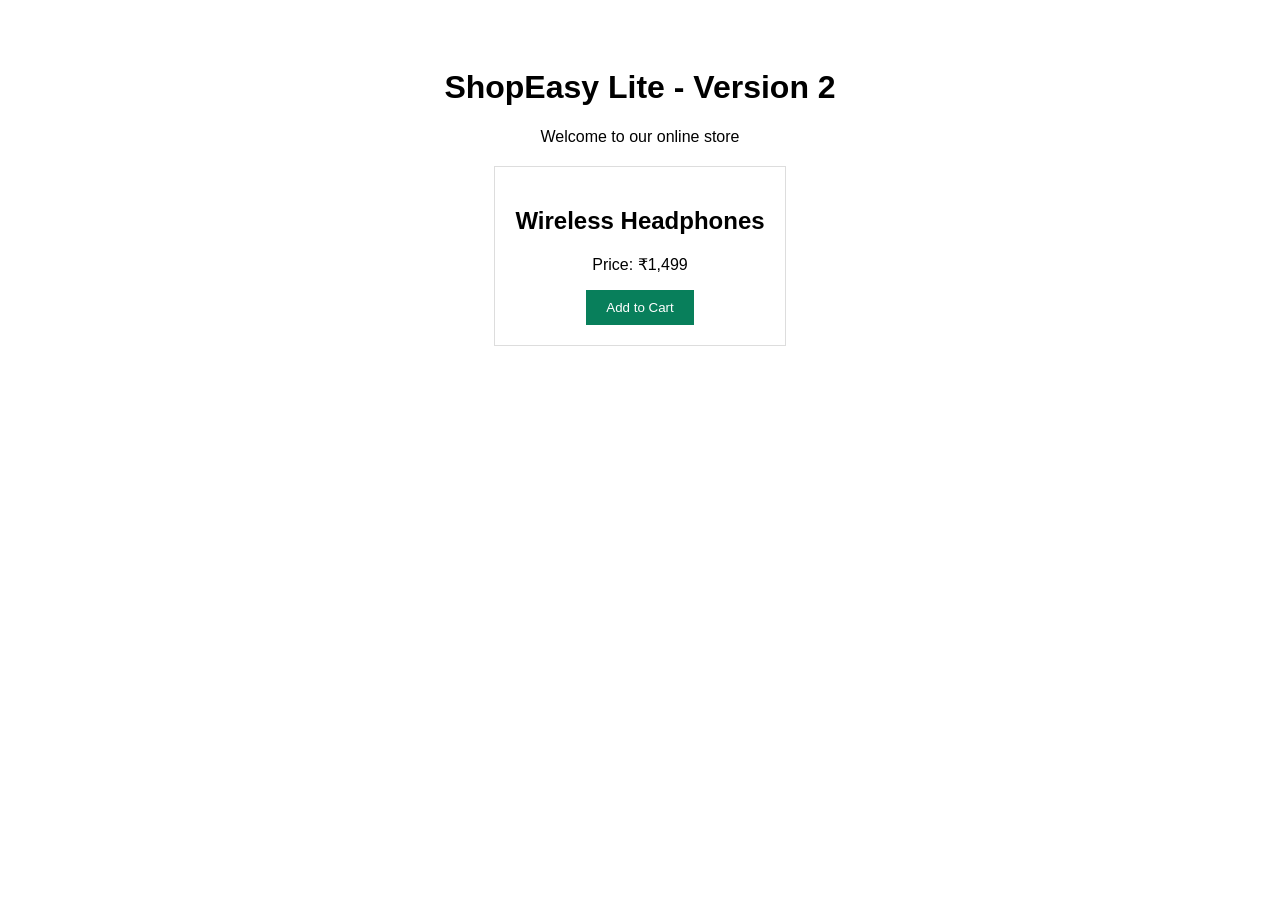
<file: shopeasy-lite/index.html>
<!DOCTYPE html>
<html>
<head>
  <title>ShopEasy Lite - Version 2</title>
  <style>
    body { font-family: Arial; text-align: center; padding: 40px; }
    .product { border: 1px solid #ddd; padding: 20px; margin: 20px auto; width: 250px; }
    button { padding: 10px 20px; background: #087f5b; color: white; border: 0; }
  </style>
</head>
<body>
  <h1>ShopEasy Lite - Version 2</h1>
  <p>Welcome to our online store</p>
  <div class="product">
    <h2>Wireless Headphones</h2>
    <p>Price: ₹1,499</p>
    <button onclick="alert('Added to cart!')">Add to Cart</button>
  </div>
</body>
</html>
</file>
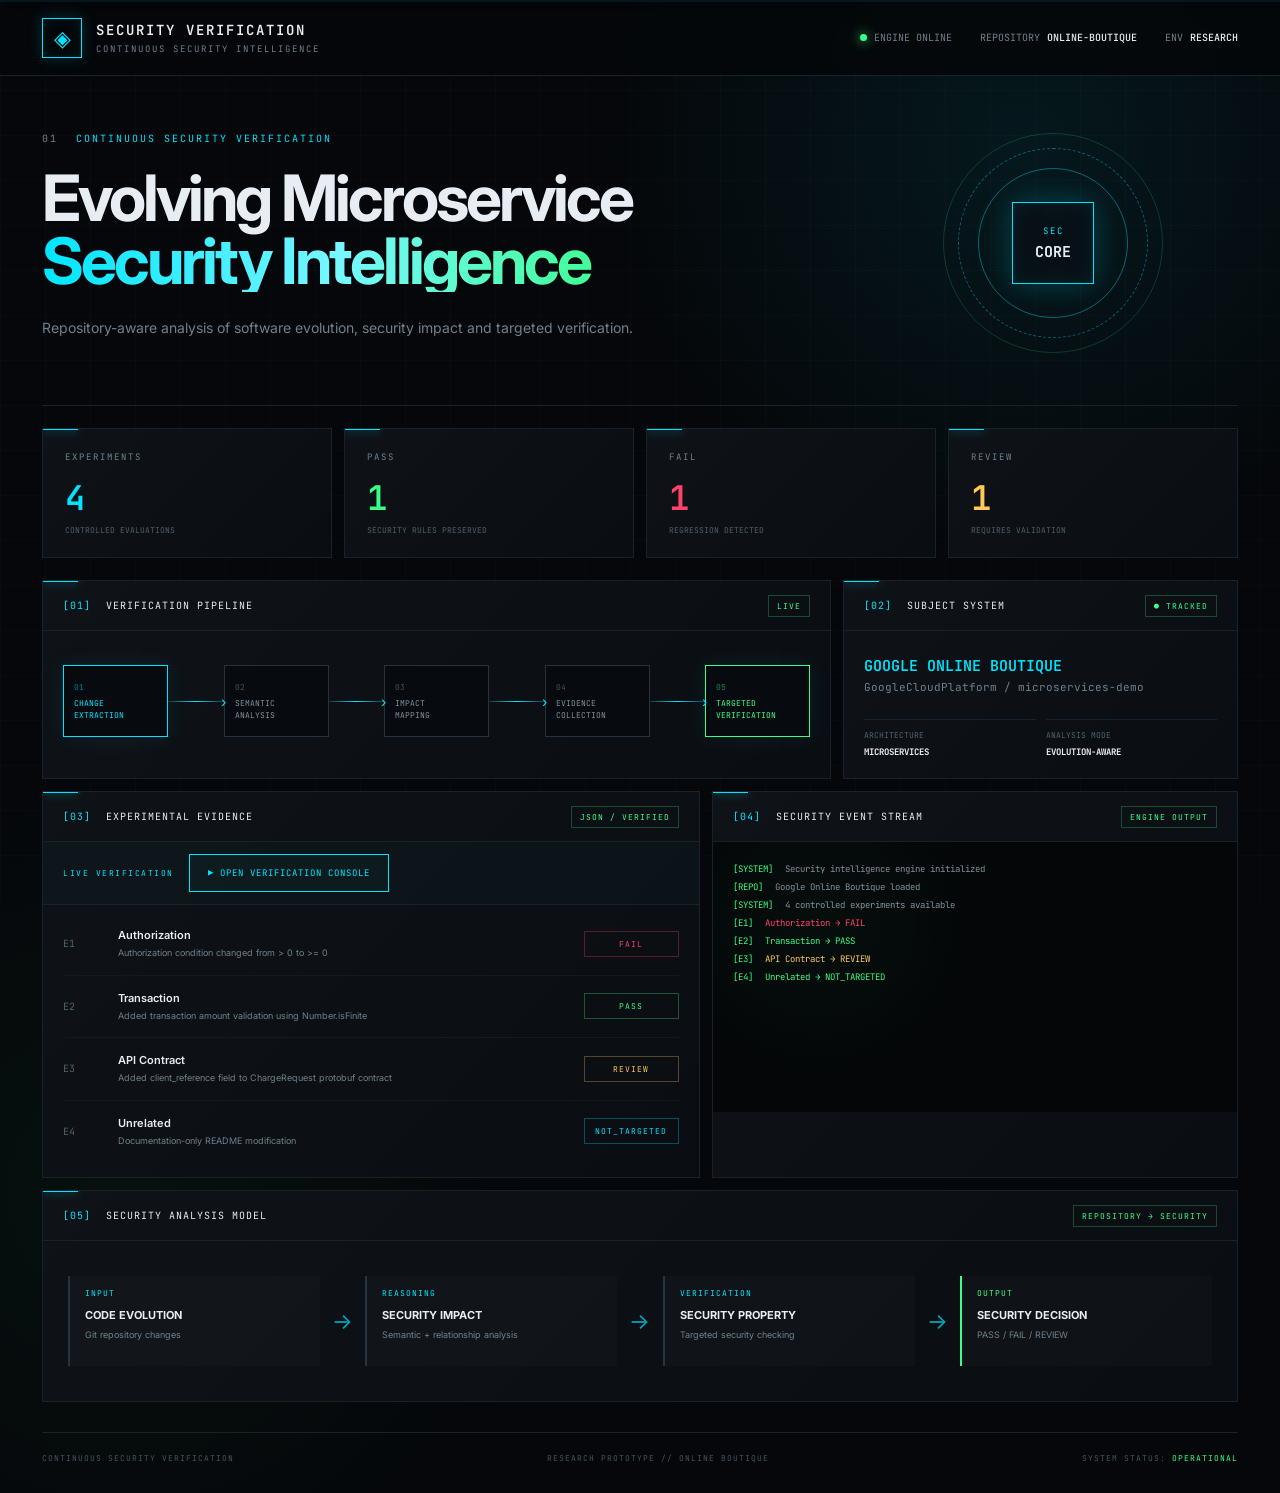
<file: web/index.html>
<!DOCTYPE html>
<html lang="en">
<head>
    <meta charset="UTF-8">
    <meta name="viewport" content="width=device-width, initial-scale=1.0">

    <title>Security Verification Command Center</title>

    <link rel="stylesheet" href="style.css">

    <link rel="preconnect" href="https://fonts.googleapis.com">
    <link rel="preconnect" href="https://fonts.gstatic.com" crossorigin>

    <link
        href="https://fonts.googleapis.com/css2?family=Inter:wght@400;500;600;700&family=JetBrains+Mono:wght@400;500;600&display=swap"
        rel="stylesheet"
    >
</head>

<body>

<div class="scanline"></div>

<header class="topbar">

    <div class="brand">
        <div class="brand-mark">
            <span>◈</span>
        </div>

        <div>
            <div class="brand-title">
                SECURITY VERIFICATION
            </div>

            <div class="brand-subtitle">
                CONTINUOUS SECURITY INTELLIGENCE
            </div>
        </div>
    </div>

    <div class="top-status">

        <div class="status-item">
            <span class="pulse"></span>
            ENGINE ONLINE
        </div>

        <div class="status-item">
            REPOSITORY
            <strong>ONLINE-BOUTIQUE</strong>
        </div>

        <div class="status-item">
            ENV
            <strong>RESEARCH</strong>
        </div>

    </div>

</header>


<main class="dashboard">

    <section class="hero">

        <div>
            <div class="eyebrow">
                <span>01</span>
                CONTINUOUS SECURITY VERIFICATION
            </div>

            <h1>
                Evolving Microservice
                <span>Security Intelligence</span>
            </h1>

            <p>
                Repository-aware analysis of software evolution,
                security impact and targeted verification.
            </p>
        </div>

        <div class="system-core">

            <div class="core-ring ring-one"></div>
            <div class="core-ring ring-two"></div>
            <div class="core-ring ring-three"></div>

            <div class="core-center">
                <span>SEC</span>
                <strong>CORE</strong>
            </div>

        </div>

    </section>


    <section class="metrics">

        <div class="metric-card">
            <div class="metric-label">EXPERIMENTS</div>
            <div class="metric-value" id="experimentCount">--</div>
            <div class="metric-footer">CONTROLLED EVALUATIONS</div>
        </div>

        <div class="metric-card">
            <div class="metric-label">PASS</div>
            <div class="metric-value pass" id="passCount">--</div>
            <div class="metric-footer">SECURITY RULES PRESERVED</div>
        </div>

        <div class="metric-card">
            <div class="metric-label">FAIL</div>
            <div class="metric-value fail" id="failCount">--</div>
            <div class="metric-footer">REGRESSION DETECTED</div>
        </div>

        <div class="metric-card">
            <div class="metric-label">REVIEW</div>
            <div class="metric-value review" id="reviewCount">--</div>
            <div class="metric-footer">REQUIRES VALIDATION</div>
        </div>

    </section>


    <section class="workspace">

        <div class="panel pipeline-panel">

            <div class="panel-header">

                <div>
                    <span class="panel-index">[01]</span>
                    VERIFICATION PIPELINE
                </div>

                <span class="live-tag">LIVE</span>

            </div>


            <div class="pipeline">

                <div class="pipeline-node active">
                    <span class="node-number">01</span>
                    <span>CHANGE<br>EXTRACTION</span>
                </div>

                <div class="connector"></div>

                <div class="pipeline-node">
                    <span class="node-number">02</span>
                    <span>SEMANTIC<br>ANALYSIS</span>
                </div>

                <div class="connector"></div>

                <div class="pipeline-node">
                    <span class="node-number">03</span>
                    <span>IMPACT<br>MAPPING</span>
                </div>

                <div class="connector"></div>

                <div class="pipeline-node">
                    <span class="node-number">04</span>
                    <span>EVIDENCE<br>COLLECTION</span>
                </div>

                <div class="connector"></div>

                <div class="pipeline-node final">
                    <span class="node-number">05</span>
                    <span>TARGETED<br>VERIFICATION</span>
                </div>

            </div>

        </div>


        <div class="panel repository-panel">

            <div class="panel-header">

                <div>
                    <span class="panel-index">[02]</span>
                    SUBJECT SYSTEM
                </div>

                <span class="repo-state">
                    ● TRACKED
                </span>

            </div>

            <div class="repo-name">
                GOOGLE ONLINE BOUTIQUE
            </div>

            <div class="repo-path">
                GoogleCloudPlatform / microservices-demo
            </div>

            <div class="repo-stats">

                <div>
                    <span>ARCHITECTURE</span>
                    <strong>MICROSERVICES</strong>
                </div>

                <div>
                    <span>ANALYSIS MODE</span>
                    <strong>EVOLUTION-AWARE</strong>
                </div>

            </div>

        </div>

    </section>


    <section class="lower-grid">


        <div class="panel experiments-panel">

            <div class="panel-header">

                <div>
                    <span class="panel-index">[03]</span>
                    EXPERIMENTAL EVIDENCE
                </div>

                <span class="data-tag">JSON / VERIFIED</span>

            </div>

            <div id="experiments" class="experiment-list">

                <div class="loading">
                    LOADING EXPERIMENTAL DATA...
                </div>

            </div>

        </div>


        <div class="panel terminal-panel">

            <div class="panel-header">

                <div>
                    <span class="panel-index">[04]</span>
                    SECURITY EVENT STREAM
                </div>

                <span class="data-tag">ENGINE OUTPUT</span>

            </div>

            <div id="terminal" class="terminal">

                <div>
                    <span class="terminal-time">[SYSTEM]</span>
                    Initializing security intelligence engine...
                </div>

                <div>
                    <span class="terminal-time">[SYSTEM]</span>
                    Loading repository context...
                </div>

                <div>
                    <span class="terminal-time">[SYSTEM]</span>
                    Awaiting experimental evidence...
                </div>

            </div>

        </div>

    </section>


    <section class="impact-section">

        <div class="panel impact-panel">

            <div class="panel-header">

                <div>
                    <span class="panel-index">[05]</span>
                    SECURITY ANALYSIS MODEL
                </div>

                <span class="data-tag">REPOSITORY → SECURITY</span>

            </div>


            <div class="impact-flow">

                <div class="flow-block">
                    <small>INPUT</small>
                    <strong>CODE EVOLUTION</strong>
                    <span>Git repository changes</span>
                </div>

                <div class="flow-arrow">→</div>

                <div class="flow-block">
                    <small>REASONING</small>
                    <strong>SECURITY IMPACT</strong>
                    <span>Semantic + relationship analysis</span>
                </div>

                <div class="flow-arrow">→</div>

                <div class="flow-block">
                    <small>VERIFICATION</small>
                    <strong>SECURITY PROPERTY</strong>
                    <span>Targeted security checking</span>
                </div>

                <div class="flow-arrow">→</div>

                <div class="flow-block result-block">
                    <small>OUTPUT</small>
                    <strong>SECURITY DECISION</strong>
                    <span>PASS / FAIL / REVIEW</span>
                </div>

            </div>

        </div>

    </section>


    <footer>

        <div>
            CONTINUOUS SECURITY VERIFICATION
        </div>

        <div>
            RESEARCH PROTOTYPE // ONLINE BOUTIQUE
        </div>

        <div>
            SYSTEM STATUS: <span>OPERATIONAL</span>
        </div>

    </footer>

</main>


<script src="app.js"></script>

</body>
</html>
</file>
<file: web/style.css>
:root {
    --bg: #05070a;
    --panel: #090d12;
    --panel-2: #0c1118;
    --line: #17222d;
    --text: #e7edf2;
    --muted: #71808c;
    --cyan: #00e5ff;
    --green: #39ff88;
    --red: #ff4268;
    --yellow: #ffc857;
}

* {
    box-sizing: border-box;
}

html,
body {
    margin: 0;
    min-height: 100%;
}

body {
    background:
        radial-gradient(circle at 80% 10%, rgba(0, 229, 255, 0.08), transparent 25%),
        radial-gradient(circle at 10% 80%, rgba(57, 255, 136, 0.04), transparent 25%),
        var(--bg);

    color: var(--text);

    font-family: "Inter", sans-serif;

    overflow-x: hidden;
}

body::before {
    content: "";

    position: fixed;
    inset: 0;

    pointer-events: none;

    background-image:
        linear-gradient(rgba(255,255,255,0.018) 1px, transparent 1px),
        linear-gradient(90deg, rgba(255,255,255,0.018) 1px, transparent 1px);

    background-size: 45px 45px;

    z-index: 0;
}

.scanline {
    position: fixed;

    top: 0;
    left: 0;

    width: 100%;
    height: 2px;

    background: var(--cyan);

    opacity: 0.08;

    box-shadow: 0 0 20px var(--cyan);

    animation: scan 7s linear infinite;

    pointer-events: none;

    z-index: 20;
}

@keyframes scan {

    0% {
        transform: translateY(-10px);
    }

    100% {
        transform: translateY(100vh);
    }
}


.topbar {
    position: relative;

    z-index: 2;

    height: 76px;

    border-bottom: 1px solid var(--line);

    display: flex;

    align-items: center;

    justify-content: space-between;

    padding: 0 42px;

    background: rgba(5, 7, 10, 0.88);

    backdrop-filter: blur(12px);
}

.brand {
    display: flex;

    align-items: center;

    gap: 14px;
}

.brand-mark {
    width: 40px;
    height: 40px;

    border: 1px solid var(--cyan);

    display: grid;

    place-items: center;

    color: var(--cyan);

    box-shadow:
        0 0 15px rgba(0,229,255,0.2),
        inset 0 0 15px rgba(0,229,255,0.08);
}

.brand-mark span {
    font-size: 22px;

    animation: rotate 8s linear infinite;
}

@keyframes rotate {

    to {
        transform: rotate(360deg);
    }
}

.brand-title {
    font-family: "JetBrains Mono", monospace;

    font-size: 14px;

    font-weight: 600;

    letter-spacing: 2px;
}

.brand-subtitle {
    margin-top: 4px;

    color: var(--muted);

    font-family: "JetBrains Mono", monospace;

    font-size: 9px;

    letter-spacing: 2px;
}

.top-status {
    display: flex;

    align-items: center;

    gap: 28px;

    font-family: "JetBrains Mono", monospace;

    font-size: 10px;

    color: var(--muted);
}

.status-item {
    display: flex;

    gap: 7px;

    align-items: center;
}

.status-item strong {
    color: var(--text);

    font-weight: 500;
}

.pulse {
    width: 7px;
    height: 7px;

    border-radius: 50%;

    background: var(--green);

    box-shadow: 0 0 12px var(--green);

    animation: pulse 1.5s infinite;
}

@keyframes pulse {

    50% {
        opacity: 0.35;
        transform: scale(0.7);
    }
}


.dashboard {
    position: relative;

    z-index: 1;

    max-width: 1500px;

    margin: auto;

    padding: 45px 42px 30px;
}


.hero {
    min-height: 285px;

    display: flex;

    align-items: center;

    justify-content: space-between;

    border-bottom: 1px solid var(--line);

    padding-bottom: 40px;
}

.eyebrow {
    font-family: "JetBrains Mono", monospace;

    color: var(--cyan);

    font-size: 10px;

    letter-spacing: 2px;

    margin-bottom: 22px;
}

.eyebrow span {
    color: var(--muted);

    margin-right: 10px;
}

.hero h1 {
    max-width: 820px;

    margin: 0;

    font-size: clamp(38px, 5vw, 72px);

    line-height: 0.98;

    letter-spacing: -3px;

    font-weight: 700;
}

.hero h1 span {
    display: block;

    color: transparent;

    background: linear-gradient(
        90deg,
        var(--cyan),
        #77f7ff,
        var(--green)
    );

    -webkit-background-clip: text;
    background-clip: text;
}

.hero p {
    color: var(--muted);

    max-width: 650px;

    line-height: 1.7;

    margin-top: 24px;

    font-size: 14px;
}


.system-core {
    position: relative;

    width: 230px;
    height: 230px;

    flex-shrink: 0;

    margin-right: 70px;

    display: grid;

    place-items: center;
}

.core-ring {
    position: absolute;

    border: 1px solid rgba(0,229,255,0.4);

    border-radius: 50%;
}

.ring-one {
    width: 150px;
    height: 150px;

    animation: spin 12s linear infinite;
}

.ring-two {
    width: 190px;
    height: 190px;

    border-style: dashed;

    animation: spin 18s linear reverse infinite;
}

.ring-three {
    width: 220px;
    height: 220px;

    border-color: rgba(57,255,136,0.18);

    animation: spin 25s linear infinite;
}

@keyframes spin {

    to {
        transform: rotate(360deg);
    }
}

.core-center {
    width: 82px;
    height: 82px;

    border: 1px solid var(--cyan);

    display: flex;

    flex-direction: column;

    justify-content: center;

    align-items: center;

    background: #071016;

    box-shadow:
        0 0 30px rgba(0,229,255,0.25),
        inset 0 0 20px rgba(0,229,255,0.08);

    font-family: "JetBrains Mono", monospace;
}

.core-center span {
    color: var(--cyan);

    font-size: 9px;

    letter-spacing: 2px;
}

.core-center strong {
    font-size: 15px;

    margin-top: 5px;
}


.metrics {
    display: grid;

    grid-template-columns: repeat(4, 1fr);

    gap: 12px;

    margin: 22px 0;
}

.metric-card,
.panel {
    background:
        linear-gradient(
            135deg,
            rgba(255,255,255,0.025),
            rgba(255,255,255,0.005)
        ),
        var(--panel);

    border: 1px solid var(--line);

    position: relative;

    overflow: hidden;
}

.metric-card::before,
.panel::before {
    content: "";

    position: absolute;

    top: 0;
    left: 0;

    width: 35px;
    height: 1px;

    background: var(--cyan);

    box-shadow: 0 0 10px var(--cyan);
}

.metric-card {
    min-height: 125px;

    padding: 22px;
}

.metric-label {
    font-family: "JetBrains Mono", monospace;

    color: var(--muted);

    font-size: 9px;

    letter-spacing: 2px;
}

.metric-value {
    font-family: "JetBrains Mono", monospace;

    font-size: 34px;

    font-weight: 600;

    margin: 12px 0 5px;

    color: var(--cyan);
}

.metric-value.pass {
    color: var(--green);
}

.metric-value.fail {
    color: var(--red);
}

.metric-value.review {
    color: var(--yellow);
}

.metric-footer {
    font-size: 8px;

    color: #4f5e69;

    font-family: "JetBrains Mono", monospace;
}


.workspace {
    display: grid;

    grid-template-columns: 2fr 1fr;

    gap: 12px;

    margin-bottom: 12px;
}

.panel-header {
    height: 50px;

    border-bottom: 1px solid var(--line);

    display: flex;

    justify-content: space-between;

    align-items: center;

    padding: 0 20px;

    font-family: "JetBrains Mono", monospace;

    font-size: 10px;

    letter-spacing: 1px;
}

.panel-index {
    color: var(--cyan);

    margin-right: 8px;
}

.live-tag,
.data-tag,
.repo-state {
    font-size: 8px;

    color: var(--green);

    border: 1px solid rgba(57,255,136,0.25);

    padding: 5px 8px;

    letter-spacing: 1px;
}


.pipeline-panel {
    min-height: 180px;
}

.pipeline {
    padding: 34px 20px;

    display: flex;

    align-items: center;
}

.pipeline-node {
    width: 105px;

    height: 72px;

    border: 1px solid #24333f;

    background: #070b0f;

    display: flex;

    flex-direction: column;

    justify-content: center;

    padding: 10px;

    font-family: "JetBrains Mono", monospace;

    font-size: 8px;

    line-height: 1.5;

    color: #82909a;

    transition: 0.3s;
}

.pipeline-node:hover,
.pipeline-node.active,
.pipeline-node.final {
    border-color: var(--cyan);

    color: var(--cyan);

    box-shadow: 0 0 20px rgba(0,229,255,0.08);
}

.pipeline-node.final {
    border-color: var(--green);

    color: var(--green);
}

.node-number {
    font-size: 8px;

    opacity: 0.5;

    margin-bottom: 4px;
}

.connector {
    height: 1px;

    flex: 1;

    min-width: 15px;

    background: linear-gradient(
        90deg,
        #20303a,
        var(--cyan),
        #20303a
    );

    position: relative;
}

.connector::after {
    content: "›";

    position: absolute;

    right: -2px;

    top: -8px;

    color: var(--cyan);

    font-size: 14px;
}


.repository-panel {
    padding-bottom: 20px;
}

.repo-name {
    padding: 25px 20px 4px;

    font-family: "JetBrains Mono", monospace;

    color: var(--cyan);

    font-size: 15px;

    font-weight: 600;
}

.repo-path {
    padding: 0 20px;

    color: var(--muted);

    font-size: 11px;

    font-family: "JetBrains Mono", monospace;
}

.repo-stats {
    display: grid;

    grid-template-columns: 1fr 1fr;

    gap: 10px;

    margin: 25px 20px 0;
}

.repo-stats div {
    border-top: 1px solid var(--line);

    padding-top: 10px;
}

.repo-stats span {
    display: block;

    color: #52616c;

    font-size: 8px;

    font-family: "JetBrains Mono", monospace;
}

.repo-stats strong {
    display: block;

    margin-top: 6px;

    font-size: 9px;

    font-family: "JetBrains Mono", monospace;
}


.lower-grid {
    display: grid;

    grid-template-columns: 1.25fr 1fr;

    gap: 12px;

    margin-bottom: 12px;
}

.experiment-list {
    padding: 8px 20px 15px;
}

.experiment {
    display: grid;

    grid-template-columns: 40px 1fr auto;

    align-items: center;

    gap: 15px;

    padding: 15px 0;

    border-bottom: 1px solid #111a21;
}

.experiment:last-child {
    border-bottom: none;
}

.exp-id {
    font-family: "JetBrains Mono", monospace;

    color: #52616c;

    font-size: 10px;
}

.exp-type {
    color: var(--text);

    font-size: 11px;

    font-weight: 600;
}

.exp-change {
    color: var(--muted);

    font-size: 9px;

    margin-top: 4px;

    line-height: 1.5;
}

.result {
    min-width: 95px;

    text-align: center;

    padding: 7px 10px;

    border: 1px solid;

    font-family: "JetBrains Mono", monospace;

    font-size: 8px;

    letter-spacing: 1px;
}

.result.PASS {
    color: var(--green);

    border-color: rgba(57,255,136,0.3);
}

.result.FAIL {
    color: var(--red);

    border-color: rgba(255,66,104,0.3);
}

.result.REVIEW {
    color: var(--yellow);

    border-color: rgba(255,200,87,0.3);
}

.result.NOT_TARGETED {
    color: var(--cyan);

    border-color: rgba(0,229,255,0.3);
}


.terminal {
    height: 270px;

    padding: 18px 20px;

    overflow: hidden;

    background:
        radial-gradient(
            circle at 20% 30%,
            rgba(57,255,136,0.035),
            transparent 35%
        ),
        #040608;

    font-family: "JetBrains Mono", monospace;

    font-size: 9px;

    line-height: 2;

    color: #7f929d;
}

.terminal-time {
    color: var(--green);

    margin-right: 7px;
}

.terminal .danger {
    color: var(--red);
}

.terminal .warning {
    color: var(--yellow);
}

.terminal .success {
    color: var(--green);
}


.impact-section {
    margin-bottom: 30px;
}

.impact-panel {
    min-height: 170px;
}

.impact-flow {
    display: flex;

    align-items: center;

    justify-content: space-between;

    padding: 35px 25px;
}

.flow-block {
    width: 22%;

    min-height: 90px;

    border-left: 2px solid #26343e;

    padding: 12px 15px;

    background: rgba(255,255,255,0.015);
}

.flow-block small {
    display: block;

    color: var(--cyan);

    font-family: "JetBrains Mono", monospace;

    font-size: 8px;

    letter-spacing: 1px;
}

.flow-block strong {
    display: block;

    margin-top: 10px;

    font-size: 11px;
}

.flow-block span {
    display: block;

    color: var(--muted);

    margin-top: 6px;

    font-size: 9px;

    line-height: 1.5;
}

.result-block {
    border-color: var(--green);
}

.result-block small {
    color: var(--green);
}

.flow-arrow {
    color: var(--cyan);

    font-size: 22px;

    opacity: 0.7;
}


.loading {
    padding: 25px 0;

    color: var(--cyan);

    font-family: "JetBrains Mono", monospace;

    font-size: 9px;

    animation: blink 1s infinite;
}

@keyframes blink {

    50% {
        opacity: 0.4;
    }
}


footer {
    display: flex;

    justify-content: space-between;

    border-top: 1px solid var(--line);

    padding-top: 20px;

    color: #45535d;

    font-family: "JetBrains Mono", monospace;

    font-size: 8px;

    letter-spacing: 1px;
}

footer span {
    color: var(--green);
}


@media (max-width: 1000px) {

    .top-status {
        display: none;
    }

    .hero {
        flex-direction: column;

        align-items: flex-start;
    }

    .system-core {
        margin: 30px auto 0;
    }

    .metrics {
        grid-template-columns: repeat(2, 1fr);
    }

    .workspace,
    .lower-grid {
        grid-template-columns: 1fr;
    }

    .pipeline {
        overflow-x: auto;
    }

    .pipeline-node {
        flex-shrink: 0;
    }

    .impact-flow {
        flex-direction: column;

        gap: 15px;
    }

    .flow-block {
        width: 100%;
    }

    .flow-arrow {
        transform: rotate(90deg);
    }

    footer {
        flex-direction: column;

        gap: 8px;
    }
}

@media (max-width: 600px) {

    .topbar,
    .dashboard {
        padding-left: 18px;
        padding-right: 18px;
    }

    .metrics {
        grid-template-columns: 1fr;
    }

    .hero h1 {
        letter-spacing: -1.5px;
    }
}
/* =========================================
   SECURITY INTELLIGENCE POPUP
========================================= */

#securityPopup {
    position: fixed;
    inset: 0;
    z-index: 1000;

    display: flex;
    align-items: center;
    justify-content: center;

    opacity: 0;
    visibility: hidden;

    transition:
        opacity 0.2s ease,
        visibility 0.2s ease;
}

#securityPopup.open {
    opacity: 1;
    visibility: visible;
}


/* Dark background */

.popup-backdrop {
    position: absolute;
    inset: 0;

    background:
        radial-gradient(
            circle at center,
            rgba(0, 229, 255, 0.06),
            rgba(0, 0, 0, 0.82) 55%,
            rgba(0, 0, 0, 0.94)
        );

    backdrop-filter: blur(8px);
}


/* Main popup */

.popup-window {
    position: relative;
    z-index: 2;

    width: min(760px, 90vw);
    max-height: 82vh;

    overflow-y: auto;

    background:
        linear-gradient(
            135deg,
            rgba(255,255,255,0.035),
            rgba(255,255,255,0.008)
        ),
        #080d12;

    border: 1px solid rgba(0,229,255,0.35);

    box-shadow:
        0 0 60px rgba(0,229,255,0.10),
        inset 0 0 40px rgba(0,229,255,0.025);

    transform:
        translateY(15px)
        scale(0.98);

    transition:
        transform 0.2s ease;
}


#securityPopup.open .popup-window {
    transform:
        translateY(0)
        scale(1);
}


/* Popup top */

.popup-header {
    min-height: 70px;

    padding: 15px 20px;

    display: flex;
    align-items: center;
    justify-content: space-between;

    border-bottom: 1px solid var(--line);

    background: rgba(0,229,255,0.025);
}


.popup-index {
    color: var(--cyan);

    font-family:
        "JetBrains Mono",
        monospace;

    font-size: 8px;

    letter-spacing: 1.5px;
}


.popup-title {
    margin-top: 7px;

    color: var(--text);

    font-family:
        "JetBrains Mono",
        monospace;

    font-size: 13px;

    font-weight: 600;

    letter-spacing: 1px;
}


/* Close button */

.popup-close {
    width: 34px;
    height: 34px;

    border: 1px solid #26343e;

    background: transparent;

    color: var(--muted);

    font-size: 22px;

    line-height: 1;

    cursor: pointer;

    transition: 0.2s;
}


.popup-close:hover {
    color: var(--red);

    border-color: var(--red);

    box-shadow:
        0 0 15px rgba(255,66,104,0.15);
}


/* Popup content */

.popup-content {
    padding: 22px;
}


.popup-grid {
    display: grid;

    grid-template-columns:
        1fr 1fr;

    gap: 12px;
}


.popup-card {
    min-height: 85px;

    padding: 16px;

    border: 1px solid var(--line);

    background:
        rgba(255,255,255,0.018);
}


.popup-card.full {
    grid-column: 1 / -1;
}


.popup-card span {
    display: block;

    color: var(--muted);

    font-family:
        "JetBrains Mono",
        monospace;

    font-size: 8px;

    letter-spacing: 1.5px;
}


.popup-card strong {
    display: block;

    margin-top: 9px;

    color: var(--text);

    font-family:
        "JetBrains Mono",
        monospace;

    font-size: 11px;
}


.popup-card p {
    margin: 10px 0 0;

    color: var(--muted);

    font-size: 11px;

    line-height: 1.7;
}


/* Result colors */

.popup-result {
    font-family:
        "JetBrains Mono",
        monospace;
}


.popup-pass {
    color: var(--green) !important;
}


.popup-fail {
    color: var(--red) !important;
}


.popup-review {
    color: var(--yellow) !important;
}


.popup-neutral {
    color: var(--cyan) !important;
}


/* Pipeline popup */

.pipeline-popup {
    display: grid;

    grid-template-columns: 1fr;

    gap: 12px;
}


/* Clickable elements */

.experiment {
    transition:
        background 0.2s ease,
        border-color 0.2s ease;

    cursor: pointer;
}


.experiment:hover {
    background:
        rgba(0,229,255,0.035);

    box-shadow:
        inset 2px 0 0 var(--cyan);
}


.pipeline-node {
    cursor: pointer;
}


/* =========================================
   LIVE VERIFICATION CONTROL
========================================= */

#runControls {
    padding: 0 20px;
}


.run-control-inner {
    margin: 16px 0;

    padding: 13px;

    display: flex;

    align-items: center;

    gap: 10px;

    flex-wrap: wrap;

    border:
        1px solid
        rgba(0,229,255,0.20);

    background:
        rgba(0,229,255,0.018);
}


.run-label {
    color: var(--cyan);

    font-family:
        "JetBrains Mono",
        monospace;

    font-size: 9px;

    letter-spacing: 1.5px;
}


#experimentSelect {
    min-width: 250px;

    padding: 8px 10px;

    border:
        1px solid
        rgba(0,229,255,0.3);

    background: #080c11;

    color: var(--text);

    font-family:
        "JetBrains Mono",
        monospace;

    font-size: 9px;

    outline: none;
}


.run-button {
    padding: 9px 14px;

    border:
        1px solid
        var(--cyan);

    background: transparent;

    color: var(--cyan);

    font-family:
        "JetBrains Mono",
        monospace;

    font-size: 9px;

    letter-spacing: 1px;

    cursor: pointer;

    transition: 0.2s;
}


.run-button:hover {
    background:
        rgba(0,229,255,0.08);

    box-shadow:
        0 0 15px
        rgba(0,229,255,0.12);
}


.run-button:disabled {
    opacity: 0.45;

    cursor: wait;
}


.run-status {
    color: var(--muted);

    font-family:
        "JetBrains Mono",
        monospace;

    font-size: 8px;

    letter-spacing: 0.5px;
}


/* =========================================
   POPUP RESPONSIVE
========================================= */

@media (max-width: 650px) {

    .popup-window {
        width: 94vw;

        max-height: 88vh;
    }

    .popup-grid {
        grid-template-columns: 1fr;
    }

    .popup-card.full {
        grid-column: auto;
    }

    .run-control-inner {
        align-items: stretch;

        flex-direction: column;
    }

    #experimentSelect,
    .run-button {
        width: 100%;
    }
}
/* =========================================================
   CYBER CONSOLE SCREEN NAVIGATION
========================================================= */

.security-screen {
    min-height: calc(100vh - 90px);

    padding: 45px 55px;

    background:
        radial-gradient(
            circle at 75% 20%,
            rgba(0, 229, 255, 0.07),
            transparent 35%
        ),
        radial-gradient(
            circle at 20% 80%,
            rgba(0, 255, 120, 0.035),
            transparent 30%
        );
}


/* Top */

.screen-topbar {
    display: flex;

    align-items: flex-start;
    justify-content: space-between;

    gap: 30px;

    padding-bottom: 28px;

    border-bottom:
        1px solid
        var(--line);
}


.screen-system {
    color: var(--cyan);

    font-family:
        "JetBrains Mono",
        monospace;

    font-size: 9px;

    letter-spacing: 2px;
}


.screen-topbar h1 {
    margin: 12px 0 0;

    color: var(--text);

    font-size: clamp(
        30px,
        4vw,
        58px
    );

    line-height: 1;

    letter-spacing: -2px;
}


.screen-back {
    padding: 12px 18px;

    border:
        1px solid
        rgba(0, 229, 255, 0.45);

    background:
        rgba(0, 229, 255, 0.025);

    color: var(--cyan);

    font-family:
        "JetBrains Mono",
        monospace;

    font-size: 9px;

    letter-spacing: 1px;

    cursor: pointer;

    transition: 0.2s;
}


.screen-back:hover {
    background:
        rgba(0, 229, 255, 0.09);

    box-shadow:
        0 0 25px
        rgba(0, 229, 255, 0.12);
}


/* Main content */

.screen-content {
    max-width: 1100px;

    margin: 45px auto;
}


/* Module status */

.module-status {
    display: flex;

    justify-content: space-between;

    margin-bottom: 20px;

    padding: 13px 16px;

    border:
        1px solid
        var(--line);

    background:
        rgba(255,255,255,0.015);
}


.module-status span {
    color: var(--muted);

    font-family:
        "JetBrains Mono",
        monospace;

    font-size: 9px;

    letter-spacing: 1.5px;
}


.module-status strong {
    color: var(--green);

    font-family:
        "JetBrains Mono",
        monospace;

    font-size: 9px;

    letter-spacing: 1px;
}


/* Result banner */

.security-result {
    display: flex;

    align-items: center;

    gap: 22px;

    padding: 25px;

    margin-bottom: 22px;

    border: 1px solid;
}


.result-icon {
    width: 55px;
    height: 55px;

    display: flex;

    align-items: center;
    justify-content: center;

    border: 1px solid;

    font-family:
        "JetBrains Mono",
        monospace;

    font-size: 28px;
}


.security-result small {
    display: block;

    margin-bottom: 7px;

    font-family:
        "JetBrains Mono",
        monospace;

    font-size: 8px;

    letter-spacing: 2px;
}


.security-result strong {
    display: block;

    font-family:
        "JetBrains Mono",
        monospace;

    font-size: 15px;

    letter-spacing: 1px;
}


.decision-pass,
.result-pass {
    color: var(--green);

    border-color:
        rgba(0,255,120,0.35);

    background:
        rgba(0,255,120,0.025);
}


.decision-fail,
.result-fail {
    color: var(--red);

    border-color:
        rgba(255,60,100,0.4);

    background:
        rgba(255,60,100,0.025);
}


.decision-review,
.result-review {
    color: var(--yellow);

    border-color:
        rgba(255,190,40,0.35);

    background:
        rgba(255,190,40,0.025);
}


.decision-neutral {
    color: var(--cyan);

    border-color:
        rgba(0,229,255,0.3);
}


/* Analysis cards */

.analysis-grid {
    display: grid;

    grid-template-columns:
        1fr 1fr;

    gap: 14px;
}


.analysis-card {
    min-height: 110px;

    padding: 20px;

    border:
        1px solid
        var(--line);

    background:
        rgba(255,255,255,0.018);
}


.analysis-card.wide {
    grid-column: 1 / -1;
}


.analysis-card span {
    display: block;

    color: var(--cyan);

    font-family:
        "JetBrains Mono",
        monospace;

    font-size: 8px;

    letter-spacing: 1.5px;
}


.analysis-card strong {
    display: block;

    margin-top: 12px;

    color: var(--text);

    font-family:
        "JetBrains Mono",
        monospace;

    font-size: 11px;
}


.analysis-card p {
    margin: 12px 0 0;

    color: var(--muted);

    font-family:
        "JetBrains Mono",
        monospace;

    font-size: 11px;

    line-height: 1.8;
}


/* Terminal */

.access-terminal,
.run-console {
    margin-top: 22px;

    padding: 20px;

    border:
        1px solid
        rgba(0,229,255,0.18);

    background:
        #030609;

    box-shadow:
        inset 0 0 35px
        rgba(0,229,255,0.025);

    font-family:
        "JetBrains Mono",
        monospace;

    font-size: 10px;

    line-height: 2;
}


.access-terminal span,
.run-console span {
    color: var(--green);

    margin-right: 10px;
}


.pipeline-command {
    margin-bottom: 20px;

    padding: 18px;

    border-left:
        2px solid
        var(--cyan);

    background:
        rgba(0,229,255,0.025);

    color: var(--cyan);

    font-family:
        "JetBrains Mono",
        monospace;

    font-size: 11px;

    letter-spacing: 1px;
}


/* Run screen */

.run-selection {
    display: flex;

    align-items: center;

    gap: 12px;

    flex-wrap: wrap;

    margin-top: 20px;

    padding: 20px;

    border:
        1px solid
        var(--line);
}


.run-selection label {
    width: 100%;

    color: var(--muted);

    font-family:
        "JetBrains Mono",
        monospace;

    font-size: 8px;

    letter-spacing: 1.5px;
}


.run-selection select {
    flex: 1;

    min-width: 260px;

    padding: 12px;

    border:
        1px solid
        rgba(0,229,255,0.3);

    background: #05090d;

    color: var(--text);

    font-family:
        "JetBrains Mono",
        monospace;

    font-size: 9px;
}


.execute-button,
.run-button {
    padding: 12px 18px;

    border:
        1px solid
        var(--cyan);

    background:
        rgba(0,229,255,0.025);

    color: var(--cyan);

    font-family:
        "JetBrains Mono",
        monospace;

    font-size: 9px;

    letter-spacing: 1px;

    cursor: pointer;

    transition: 0.2s;
}


.execute-button:hover,
.run-button:hover {
    background:
        rgba(0,229,255,0.1);

    box-shadow:
        0 0 20px
        rgba(0,229,255,0.12);
}


.execute-button:disabled {
    opacity: 0.4;

    cursor: wait;
}


.live-result {
    margin-top: 20px;
}


.pass-text {
    color: var(--green) !important;
}


.fail-text {
    color: var(--red) !important;
}


.review-text {
    color: var(--yellow) !important;
}


/* Command-center run button */

.command-run-control {
    display: flex;

    align-items: center;

    gap: 15px;

    padding: 12px 20px;

    border-bottom:
        1px solid
        var(--line);

    background:
        rgba(0,229,255,0.015);
}


.command-run-control > span {
    color: var(--cyan);

    font-family:
        "JetBrains Mono",
        monospace;

    font-size: 8px;

    letter-spacing: 1.5px;
}


/* Footer */

.screen-footer {
    display: flex;

    justify-content: space-between;

    gap: 20px;

    margin-top: 70px;

    padding-top: 20px;

    border-top:
        1px solid
        var(--line);

    color: var(--muted);

    font-family:
        "JetBrains Mono",
        monospace;

    font-size: 8px;

    letter-spacing: 1px;
}


.screen-footer .online {
    color: var(--green);
}


/* Responsive */

@media (max-width: 700px) {

    .security-screen {
        padding: 30px 20px;
    }

    .screen-topbar {
        flex-direction: column;
    }

    .analysis-grid {
        grid-template-columns: 1fr;
    }

    .analysis-card.wide {
        grid-column: auto;
    }

    .screen-footer {
        flex-direction: column;
    }

    .command-run-control {
        flex-direction: column;
        align-items: stretch;
    }

    .run-button {
        width: 100%;
    }
}
</file>
